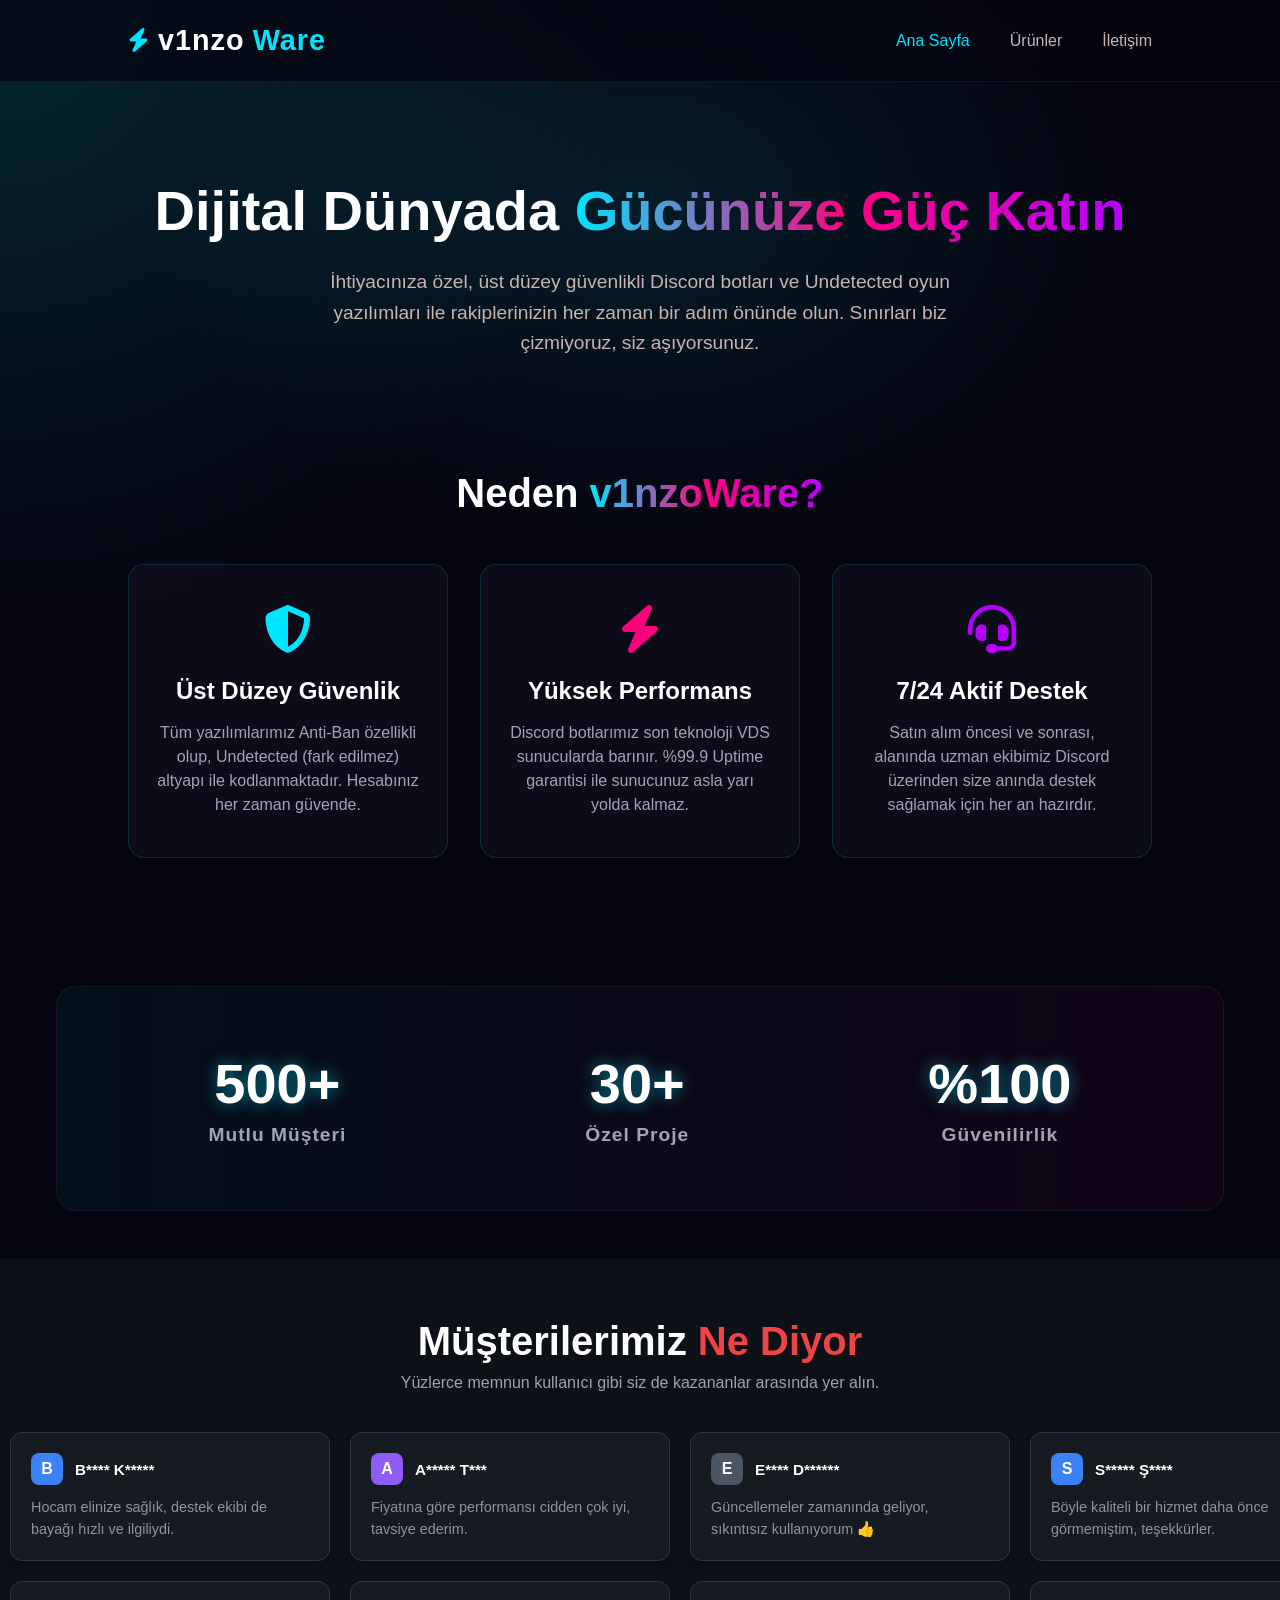
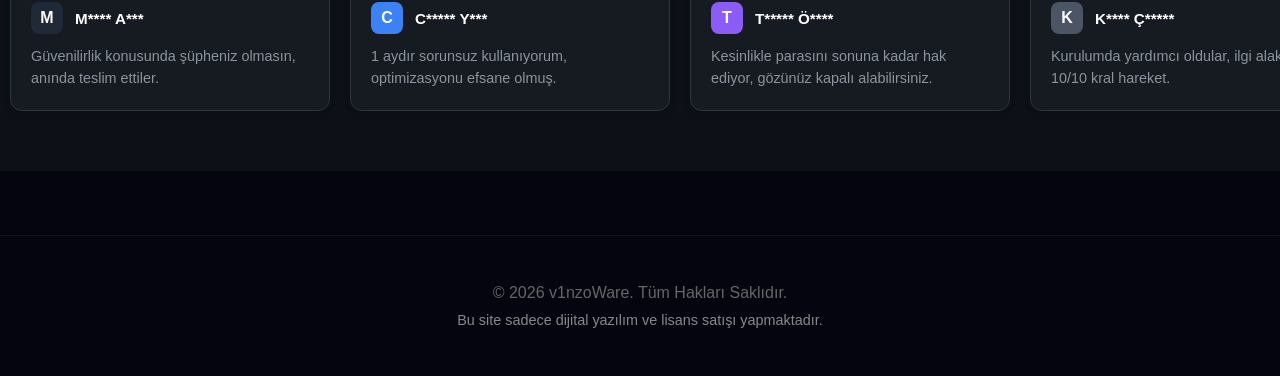
<file: index.html>
<!DOCTYPE html>
<html lang="tr">
<head>
    <!-- Google Tag Manager -->
<script>(function(w,d,s,l,i){w[l]=w[l]||[];w[l].push({'gtm.start':
new Date().getTime(),event:'gtm.js'});var f=d.getElementsByTagName(s)[0],
j=d.createElement(s),dl=l!='dataLayer'?'&l='+l:'';j.async=true;j.src=
'https://www.googletagmanager.com/gtm.js?id='+i+dl;f.parentNode.insertBefore(j,f);
})(window,document,'script','dataLayer','GTM-PB3FN9F5');</script>
<!-- End Google Tag Manager -->
    <meta charset="UTF-8">
    <meta name="viewport" content="width=device-width, initial-scale=1.0">
    <title>v1nzoWare | Ana Sayfa</title>
    <link rel="stylesheet" href="style.css">
    <link rel="stylesheet" href="https://cdnjs.cloudflare.com/ajax/libs/font-awesome/6.4.0/css/all.min.css">
    <!-- Google'da görünecek mavi tıklanabilir başlığın -->
    <title>Zula Yazılım ve Özel Discord Botu Satışı | v1nzo</title>
    <!-- Google'da başlığın altında görünecek gri açıklama yazın -->
    <meta name="description" content="Uygun fiyatlı ve güvenilir Zula yazılımları, sunucunuza özel gelişmiş Discord botları ve profesyonel dijital çözümler. Hemen incele.">
    <!-- Google'ın seni bulmasını sağlayacak anahtar kelimeler -->
    <meta name="keywords" content="v1nzo, zula yazılım, zula makro satın al, özel discord botu, discord bot yaptırma, ucuz discord bot, sheakmee yazılım, dijital ürün satın al">
    <meta name="google-site-verification" content="N1EGQ6gPnOLs3kLcjo0-tqxWJx0CHTHK4umQ1QdnEmM" />
   <!-- Google tag (gtag.js) -->
<script async src="https://www.googletagmanager.com/gtag/js?id=G-RTTLWN3R40"></script>
<script>
  window.dataLayer = window.dataLayer || [];
  function gtag(){dataLayer.push(arguments);}
  gtag('js', new Date());

  gtag('config', 'G-RTTLWN3R40');
</script>
</head>
<body class="home-theme"> <!-- Ana sayfaya özel renk teması için class eklendi -->
    <!-- Google Tag Manager (noscript) -->
<noscript><iframe src="https://www.googletagmanager.com/ns.html?id=GTM-PB3FN9F5"
height="0" width="0" style="display:none;visibility:hidden"></iframe></noscript>
<!-- End Google Tag Manager (noscript) -->
    <div class="home-background-glow"></div>
    <!-- Üst Menü -->
    <nav class="navbar">
        <div class="logo">
            <span class="logo-icon"><i class="fa-solid fa-bolt"></i></span> 
            v1nzo<span class="logo-highlight">Ware</span>
        </div>
        <ul class="nav-links">
            <li><a href="index.html" class="active-link">Ana Sayfa</a></li>
            <li><a href="ürünler.html">Ürünler</a></li>
            <li><a href="https://discord.gg/6Dj4ArjyJ" target="_blank">İletişim</a></li>
        </ul>
    </nav>

    <!-- Ana Karşılama (Hero) -->
    <main class="hero">
        <h1>Dijital Dünyada <span class="highlight">Gücünüze Güç Katın</span></h1>
        <p>İhtiyacınıza özel, üst düzey güvenlikli Discord botları ve Undetected oyun yazılımları ile rakiplerinizin her zaman bir adım önünde olun. Sınırları biz çizmiyoruz, siz aşıyorsunuz.</p>
    </main>

    <!-- Bilgi Bölümü 1: Neden Biz? -->
    <section class="info-section">
        <h2>Neden <span class="highlight">v1nzoWare?</span></h2>
        <div class="features-grid">

            <div class="feature-box">
                <i class="fa-solid fa-shield-halved feature-icon"></i>
                <h3>Üst Düzey Güvenlik</h3>
                <p>Tüm yazılımlarımız Anti-Ban özellikli olup, Undetected (fark edilmez) altyapı ile kodlanmaktadır. Hesabınız her zaman güvende.</p>
            </div>

            <div class="feature-box">
                <i class="fa-solid fa-bolt feature-icon" style="color: #ff007f;"></i>
                <h3>Yüksek Performans</h3>
                <p>Discord botlarımız son teknoloji VDS sunucularda barınır. %99.9 Uptime garantisi ile sunucunuz asla yarı yolda kalmaz.</p>
            </div>

            <div class="feature-box">
                <i class="fa-solid fa-headset feature-icon" style="color: #b700ff;"></i>
                <h3>7/24 Aktif Destek</h3>
                <p>Satın alım öncesi ve sonrası, alanında uzman ekibimiz Discord üzerinden size anında destek sağlamak için her an hazırdır.</p>
            </div>

        </div>
    </section>

    <!-- Bilgi Bölümü 2: İstatistikler -->
    <section class="info-section">
        <div class="stats-container">
            <div class="stat-item">
                <h3 class="stat-number">500+</h3>
                <p>Mutlu Müşteri</p>
            </div>
            <div class="stat-item">
                <h3 class="stat-number">30+</h3>
                <p>Özel Proje</p>
            </div>
            <div class="stat-item">
                <h3 class="stat-number">%100</h3>
                <p>Güvenilirlik</p>
            </div>
        </div>
    </section>

    <!-- Müşteri Yorumları Bölümü (Doğru Yerde: Footer'dan Önce) -->
    <section class="testimonials-section">
        <div class="testimonials-header">
            <h2>Müşterilerimiz <span class="highlight-red">Ne Diyor</span></h2>
            <p>Yüzlerce memnun kullanıcı gibi siz de kazananlar arasında yer alın.</p>
        </div>

        <div class="marquee-container">
            <!-- Üst Satır: Sola Doğru Kayar -->
            <div class="marquee-track track-left">
                <div class="marquee-content">
                    <div class="testimonial-card">
                        <div class="user-info">
                            <div class="avatar blue-avatar">B</div>
                            <span>B**** K*****</span>
                        </div>
                        <p>Hocam elinize sağlık, destek ekibi de bayağı hızlı ve ilgiliydi.</p>
                    </div>
                    <div class="testimonial-card">
                        <div class="user-info">
                            <div class="avatar purple-avatar">A</div>
                            <span>A***** T***</span>
                        </div>
                        <p>Fiyatına göre performansı cidden çok iyi, tavsiye ederim.</p>
                    </div>
                    <div class="testimonial-card">
                        <div class="user-info">
                            <div class="avatar grey-avatar">E</div>
                            <span>E**** D******</span>
                        </div>
                        <p>Güncellemeler zamanında geliyor, sıkıntısız kullanıyorum 👍</p>
                    </div>
                    <div class="testimonial-card">
                        <div class="user-info">
                            <div class="avatar blue-avatar">S</div>
                            <span>S***** Ş****</span>
                        </div>
                        <p>Böyle kaliteli bir hizmet daha önce görmemiştim, teşekkürler.</p>
                    </div>
                </div>
                <!-- Kesintisiz döngü için kopyası -->
                <div class="marquee-content">
                    <div class="testimonial-card">
                        <div class="user-info">
                            <div class="avatar blue-avatar">B</div>
                            <span>B**** K*****</span>
                        </div>
                        <p>Hocam elinize sağlık, destek ekibi de bayağı hızlı ve ilgiliydi.</p>
                    </div>
                    <div class="testimonial-card">
                        <div class="user-info">
                            <div class="avatar purple-avatar">A</div>
                            <span>A***** T***</span>
                        </div>
                        <p>Fiyatına göre performansı cidden çok iyi, tavsiye ederim.</p>
                    </div>
                    <div class="testimonial-card">
                        <div class="user-info">
                            <div class="avatar grey-avatar">E</div>
                            <span>E**** D******</span>
                        </div>
                        <p>Güncellemeler zamanında geliyor, sıkıntısız kullanıyorum 👍</p>
                    </div>
                    <div class="testimonial-card">
                        <div class="user-info">
                            <div class="avatar blue-avatar">S</div>
                            <span>S***** Ş****</span>
                        </div>
                        <p>Böyle kaliteli bir hizmet daha önce görmemiştim, teşekkürler.</p>
                    </div>
                </div>
            </div>

            <!-- Alt Satır: Sağa Doğru Kayar -->
            <div class="marquee-track track-right">
                <div class="marquee-content">
                    <div class="testimonial-card">
                        <div class="user-info">
                            <div class="avatar dark-avatar">M</div>
                            <span>M**** A***</span>
                        </div>
                        <p>Güvenilirlik konusunda şüpheniz olmasın, anında teslim ettiler.</p>
                    </div>
                    <div class="testimonial-card">
                        <div class="user-info">
                            <div class="avatar blue-avatar">C</div>
                            <span>C***** Y***</span>
                        </div>
                        <p>1 aydır sorunsuz kullanıyorum, optimizasyonu efsane olmuş.</p>
                    </div>
                    <div class="testimonial-card">
                        <div class="user-info">
                            <div class="avatar purple-avatar">T</div>
                            <span>T***** Ö****</span>
                        </div>
                        <p>Kesinlikle parasını sonuna kadar hak ediyor, gözünüz kapalı alabilirsiniz.</p>
                    </div>
                    <div class="testimonial-card">
                        <div class="user-info">
                            <div class="avatar grey-avatar">K</div>
                            <span>K**** Ç*****</span>
                        </div>
                        <p>Kurulumda yardımcı oldular, ilgi alaka 10/10 kral hareket.</p>
                    </div>
                </div>
                <!-- Kesintisiz döngü için kopyası -->
                <div class="marquee-content">
                    <div class="testimonial-card">
                        <div class="user-info">
                            <div class="avatar dark-avatar">M</div>
                            <span>M**** A***</span>
                        </div>
                        <p>Güvenilirlik konusunda şüpheniz olmasın, anında teslim ettiler.</p>
                    </div>
                    <div class="testimonial-card">
                        <div class="user-info">
                            <div class="avatar blue-avatar">C</div>
                            <span>C***** Y***</span>
                        </div>
                        <p>1 aydır sorunsuz kullanıyorum, optimizasyonu efsane olmuş.</p>
                    </div>
                    <div class="testimonial-card">
                        <div class="user-info">
                            <div class="avatar purple-avatar">T</div>
                            <span>T***** Ö****</span>
                        </div>
                        <p>Kesinlikle parasını sonuna kadar hak ediyor, gözünüz kapalı alabilirsiniz.</p>
                    </div>
                    <div class="testimonial-card">
                        <div class="user-info">
                            <div class="avatar grey-avatar">K</div>
                            <span>K**** Ç*****</span>
                        </div>
                        <p>Kurulumda yardımcı oldular, ilgi alaka 10/10 kral hareket.</p>
                    </div>
                </div>
            </div>
        </div>
    </section>

    <!-- Footer -->
    <footer>
        <p>&copy; 2026 v1nzoWare. Tüm Hakları Saklıdır.</p>
        <p style="font-size: 0.9rem; margin-top: 10px; color: #888;">Bu site sadece dijital yazılım ve lisans satışı yapmaktadır.</p>
    </footer>

</body>
</html>
</file>
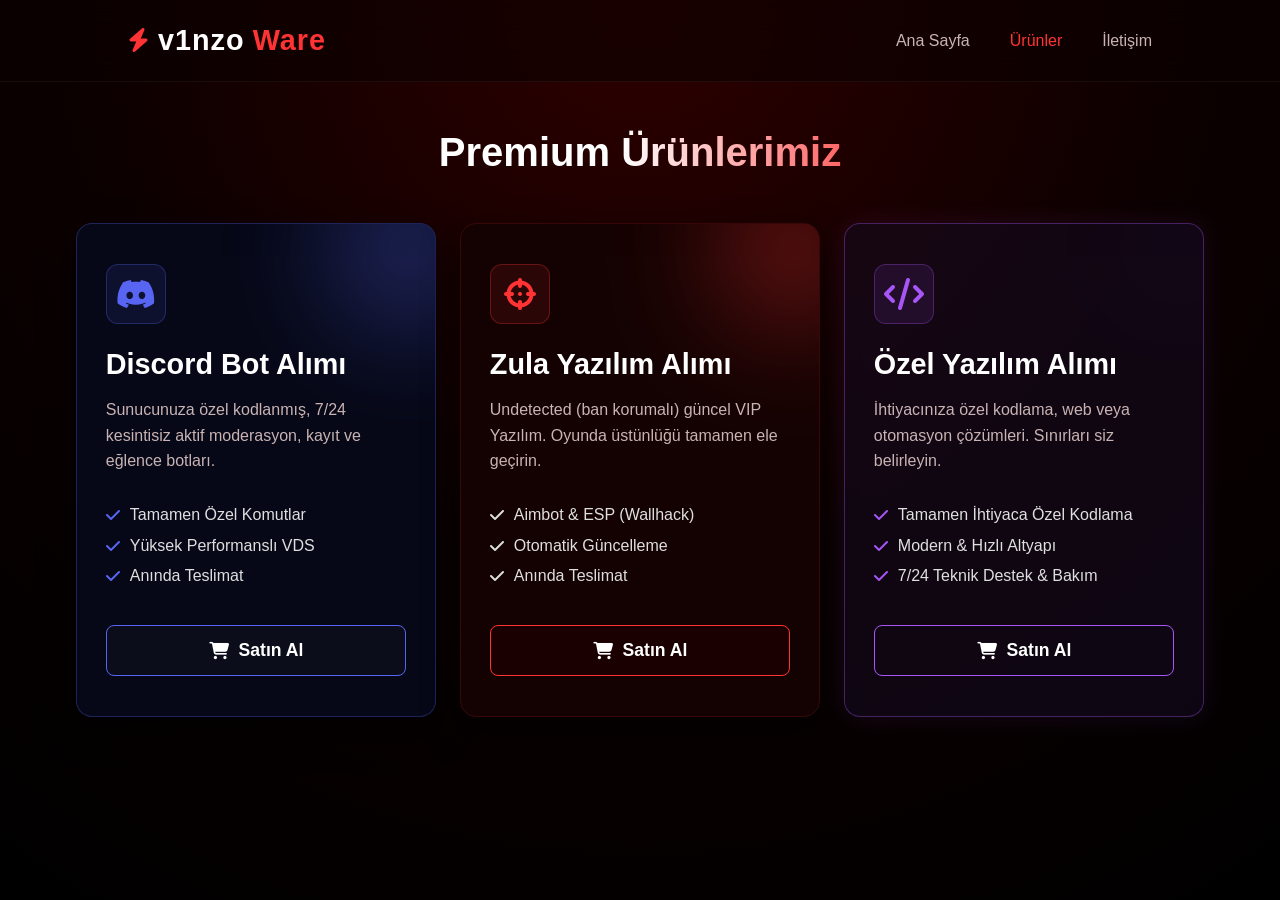
<file: ürünler.html>
<!DOCTYPE html>
<html lang="tr">
<head>
    <meta charset="UTF-8">
    <meta name="viewport" content="width=device-width, initial-scale=1.0">
    <title>v1nzoWare | Ürünler</title>
    <link rel="stylesheet" href="style.css">
    <link rel="stylesheet" href="https://cdnjs.cloudflare.com/ajax/libs/font-awesome/6.4.0/css/all.min.css">
</head>
<body>
    <div class="background-glow"></div>

    <nav class="navbar">
        <div class="logo">
            <span class="logo-icon"><i class="fa-solid fa-bolt"></i></span> 
            v1nzo<span class="logo-highlight">Ware</span>
        </div>
        <ul class="nav-links">
            <li><a href="index.html">Ana Sayfa</a></li>
            <li><a href="ürünler.html" style="color: var(--accent-red);">Ürünler</a></li>
            <li><a href="https://discord.gg/6Dj4ArjyJ" target="_blank">İletişim</a></li>
        </ul>
    </nav>

    <main class="hero" style="padding-top: 3rem;">
        <h2 style="font-size: 2.5rem; margin-bottom: 3rem;">Premium <span class="highlight">Ürünlerimiz</span></h2>
        
        <div class="products-grid">
            
            <div class="product-card dc-card">
                <div class="card-glow dc-glow"></div>
                <div class="icon-wrapper dc-icon">
                    <i class="fa-brands fa-discord"></i>
                </div>
                <h3>Discord Bot Alımı</h3>
                <p>Sunucunuza özel kodlanmış, 7/24 kesintisiz aktif moderasyon, kayıt ve eğlence botları.</p>
                <ul class="features">
                    <li><i class="fa-solid fa-check" style="color: #5865F2;"></i> Tamamen Özel Komutlar</li>
                    <li><i class="fa-solid fa-check" style="color: #5865F2;"></i> Yüksek Performanslı VDS</li>
                    <li><i class="fa-solid fa-check" style="color: #5865F2;"></i> Anında Teslimat</li>
                </ul>
                <button class="buy-btn dc-btn" onclick="fiyatGoster('Discord Bot', '#5865F2')">
                    <i class="fa-solid fa-cart-shopping"></i> Satın Al
                </button>
            </div>

            <div class="product-card zula-card">
                <div class="card-glow zula-glow"></div>
                <div class="icon-wrapper zula-icon">
                    <i class="fa-solid fa-crosshairs"></i>
                </div>
                <h3>Zula Yazılım Alımı</h3>
                <p>Undetected (ban korumalı) güncel VIP Yazılım. Oyunda üstünlüğü tamamen ele geçirin.</p>
                <ul class="features">
                    <li><i class="fa-solid fa-check"></i> Aimbot & ESP (Wallhack)</li>
                    <li><i class="fa-solid fa-check"></i> Otomatik Güncelleme</li>
                    <li><i class="fa-solid fa-check"></i> Anında Teslimat</li>
                </ul>
                <button class="buy-btn zula-btn" onclick="fiyatGoster('Zula VIP Yazılım', '#ff3333')">
                    <i class="fa-solid fa-cart-shopping"></i> Satın Al
                </button>
            </div>
            <div class="product-card custom-card">
    <div class="card-glow custom-glow"></div>
    <div class="icon-wrapper custom-icon">
        <i class="fa-solid fa-code"></i>
    </div>
    <h3>Özel Yazılım Alımı</h3>
    <p>İhtiyacınıza özel kodlama, web veya otomasyon çözümleri. Sınırları siz belirleyin.</p>
    <ul class="features">
        <li><i class="fa-solid fa-check" style="color: #a855f7;"></i> Tamamen İhtiyaca Özel Kodlama</li>
        <li><i class="fa-solid fa-check" style="color: #a855f7;"></i> Modern & Hızlı Altyapı</li>
        <li><i class="fa-solid fa-check" style="color: #a855f7;"></i> 7/24 Teknik Destek & Bakım</li>
    </ul>
    <button class="buy-btn custom-btn" onclick="fiyatGoster('Özel Yazılım', '#a855f7')">
        <i class="fa-solid fa-cart-shopping"></i> Satın Al
    </button>
</div>

        </div>

        <!-- Doğrudan Kart Bilgisi Girilen Ödeme Ekranı -->
        <div id="pricing-area" class="pricing-container">
            <div class="pricing-content">
                <h2 id="pricing-title">Hızlı Ödeme</h2>
                
                <div class="package-selector">
                    <label class="package-option active" id="opt-haftalik" onclick="paketSec('haftalik', 250)">
                        <input type="radio" name="package" value="haftalik" checked hidden>
                        <span class="package-name">Haftalık Paket</span>
                        <span class="dots"></span>
                        <span class="price-tag">250 TL</span>
                    </label>

                    <label class="package-option" id="opt-aylik" onclick="paketSec('aylik', 900)">
                        <input type="radio" name="package" value="aylik" hidden>
                        <span class="package-name">Aylık Paket</span>
                        <span class="dots"></span>
                        <span class="price-tag">900 TL</span>
                    </label>
                </div>

                <!-- Kredi Kartı Formu -->
                <div class="credit-card-form">
                    <div class="form-group full-width">
                        <label>Kart Üzerindeki İsim</label>
                        <input type="text" id="cc-name" placeholder="Ad Soyad" autocomplete="cc-name">
                    </div>
                    
                    <div class="form-group full-width">
                        <label>Kart Numarası</label>
                        <div class="input-with-icon">
                            <i class="fa-brands fa-cc-visa"></i>
                            <input type="text" id="cc-number" placeholder="0000 0000 0000 0000" maxlength="19">
                        </div>
                    </div>

                    <div class="form-row">
                        <div class="form-group half-width">
                            <label>Son Kullanma</label>
                            <input type="text" id="cc-exp" placeholder="AA / YY" maxlength="5">
                        </div>
                        <div class="form-group half-width">
                            <label>CVV</label>
                            <input type="text" id="cc-cvv" placeholder="123" maxlength="3">
                        </div>
                    </div>
                </div>

                <div class="secure-badge">
                    <i class="fa-solid fa-lock"></i> 256-bit SSL Güvenli Ödeme | Anında Teslimat
                </div>

                <button class="buy-btn final-buy-btn" onclick="odemeTamamla()">
                    <i class="fa-solid fa-shield-check"></i> <span id="total-price-btn">250 TL</span> Öde ve Teslim Al
                </button>
            </div>
        </div>

    </main>

    <script>
        let guncelFiyat = 250;

        function fiyatGoster(urunAdi, renk) {
            const pricingArea = document.getElementById('pricing-area');
            const pricingTitle = document.getElementById('pricing-title');
            
            pricingTitle.innerHTML = `<span style="color: ${renk};">${urunAdi}</span> Seçtiniz`;
            pricingArea.classList.add('visible');
            
            setTimeout(() => {
                pricingArea.scrollIntoView({ behavior: 'smooth', block: 'center' });
            }, 100);
        }

        function paketSec(paket, fiyat) {
            guncelFiyat = fiyat;
            document.getElementById('opt-haftalik').classList.remove('active');
            document.getElementById('opt-aylik').classList.remove('active');
            
            document.getElementById(`opt-${paket}`).classList.add('active');
            document.getElementById('total-price-btn').innerText = `${fiyat} TL`;
        }
// --- FETCH KODUNU BURAYA, ÖDEME BUTONUNA BASILDIĞINDA ÇALIŞACAK FONKSİYONA YAPIŞTIRIYORUZ ---
        function odemeTamamla() {
            const name = document.getElementById('cc-name').value.trim();
            
            if (!name) {
                alert("Lütfen adınızı ve soyadınızı giriniz.");
                return;
            }

            // Python Flask sunucumuzla (localhost:5000) haberleşen kısım burası:
            fetch('http://localhost:5000/odeme-baslat', { 
                method: 'POST',
                headers: {
                    'Content-Type': 'application/json'
                },
                body: JSON.stringify({ fiyat: guncelFiyat, ad: name })
            })
            .then(response => response.json())
            .then(data => {
                if (data.status === 'success') {
                    console.log("Sunucudan Token Alındı:", data.iframe_token);
                    alert("Ödeme isteği sunucuya başarıyla iletildi! Token: " + data.iframe_token);
                } else {
                    alert("Bir hata oluştu.");
                }
            })
            .catch(error => {
                console.error("Bağlantı hatası:", error);
                alert("Python sunucusuna bağlanılamadı! app.py'nin açık olduğundan emin ol.");
            });
        }
    </script>
</body>
</html>
</file>
<file: style.css>
:root {
    --bg-color: #0c0000;
    --card-bg-red: #140202; 
    --card-bg-blue: #060817; 
    --text-main: #ffffff;
    --text-muted: #c9b3b3;
    --border-color: #380808;
    --accent-red: #ff3333;
    --accent-blue: #5865F2;
}

* {
    margin: 0;
    padding: 0;
    box-sizing: border-box;
    font-family: 'Segoe UI', Tahoma, Geneva, Verdana, sans-serif;
}

body {
    background-color: var(--bg-color);
    background-image: radial-gradient(circle at top, #2e0000 0%, #0c0000 50%, #000000 100%);
    background-attachment: fixed;
    color: var(--text-main);
    overflow-x: hidden;
    position: relative;
    min-height: 100vh;
}

/* ------------------------------------------
   ANA SAYFAYA ÖZEL RENKLER (HOME THEME) 
---------------------------------------------*/
body.home-theme {
    background-color: #050510;
    background-image: 
        radial-gradient(circle at top left, rgba(0, 229, 255, 0.15) 0%, #050510 40%),
        radial-gradient(circle at bottom right, rgba(255, 0, 127, 0.15) 0%, #050510 60%);
}
body.home-theme .logo-highlight { color: #00e5ff; }
body.home-theme .logo-icon { color: #00e5ff; }
body.home-theme .nav-links a.active-link { color: #00e5ff; }
body.home-theme .nav-links a:hover {
    color: #00e5ff;
    text-shadow: 0 0 15px rgba(0, 229, 255, 0.6);
}
body.home-theme .highlight {
    background: linear-gradient(90deg, #00e5ff, #ff007f, #b700ff);
    -webkit-background-clip: text;
    -webkit-text-fill-color: transparent;
}
.home-background-glow {
    position: absolute;
    top: -150px;
    left: 50%;
    transform: translateX(-50%);
    width: 1000px;
    height: 700px;
    background: radial-gradient(ellipse, rgba(0, 229, 255, 0.1) 0%, rgba(0, 0, 0, 0) 70%);
    z-index: -1;
    pointer-events: none;
}

/* Navbar */
.navbar {
    display: flex;
    justify-content: space-between;
    align-items: center;
    padding: 1.5rem 10%;
    background: rgba(12, 0, 0, 0.6);
    backdrop-filter: blur(15px);
    border-bottom: 1px solid rgba(255, 255, 255, 0.05);
    position: sticky;
    top: 0;
    z-index: 100;
}
body.home-theme .navbar { background: rgba(5, 5, 16, 0.7); }

.logo {
    font-size: 1.8rem;
    font-weight: 800;
    letter-spacing: 1px;
    display: flex;
    align-items: center;
    gap: 8px;
}

.logo-icon { color: var(--accent-red); font-size: 1.5rem; }
.logo-highlight { color: var(--accent-red); }

.nav-links { display: flex; list-style: none; gap: 2.5rem; }
.nav-links a {
    color: var(--text-muted);
    text-decoration: none;
    font-weight: 500;
    display: inline-block;
    transition: all 0.3s ease;
}
.nav-links a:hover {
    color: var(--accent-red);
    transform: scale(1.15);
    text-shadow: 0 0 15px rgba(255, 51, 51, 0.6);
}

/* Hero Alanı */
.hero {
    display: flex;
    flex-direction: column;
    align-items: center;
    text-align: center;
    padding: 6rem 1rem 2rem;
    max-width: 1200px;
    margin: 0 auto;
}

h1 { font-size: 3.5rem; font-weight: 800; margin-bottom: 1.5rem; }

.highlight {
    background: linear-gradient(90deg, #ffffff, #ff6666);
    -webkit-background-clip: text;
    -webkit-text-fill-color: transparent;
}

.hero p {
    color: var(--text-muted);
    font-size: 1.2rem;
    max-width: 700px;
    margin-bottom: 2rem;
    line-height: 1.6;
}

/* ------------------------------------------
   YENİ EKLENEN BİLGİ BÖLÜMLERİ (ANA SAYFA)
---------------------------------------------*/
.info-section {
    padding: 3rem 1rem;
    max-width: 1200px;
    margin: 0 auto;
    text-align: center;
}

.info-section h2 {
    font-size: 2.5rem;
    margin-bottom: 3rem;
}

.features-grid {
    display: flex;
    gap: 2rem;
    justify-content: center;
    flex-wrap: wrap;
}

.feature-box {
    background: rgba(20, 20, 35, 0.5);
    border: 1px solid rgba(0, 229, 255, 0.15);
    padding: 2.5rem 1.5rem;
    border-radius: 16px;
    width: 320px;
    backdrop-filter: blur(10px);
    transition: transform 0.4s ease, border-color 0.4s ease, box-shadow 0.4s ease;
}

.feature-box:hover {
    transform: translateY(-10px);
    border-color: rgba(255, 0, 127, 0.5);
    box-shadow: 0 10px 30px rgba(0, 229, 255, 0.1);
}

.feature-icon {
    font-size: 3rem;
    color: #00e5ff;
    margin-bottom: 1.5rem;
}

.feature-box h3 {
    font-size: 1.5rem;
    margin-bottom: 1rem;
    color: #fff;
}

.feature-box p {
    color: #a3a3b5;
    font-size: 1rem;
    line-height: 1.5;
}

.stats-container {
    display: flex;
    justify-content: space-around;
    flex-wrap: wrap;
    background: linear-gradient(90deg, rgba(0,229,255,0.05), rgba(255,0,127,0.05));
    padding: 3rem 2rem;
    border-radius: 20px;
    margin-top: 2rem;
    border: 1px solid rgba(255, 255, 255, 0.05);
}

.stat-item { margin: 1rem; }
.stat-item h3 {
    font-size: 3.5rem;
    color: #fff;
    margin-bottom: 0.5rem;
    text-shadow: 0 0 15px rgba(0, 229, 255, 0.5);
}
.stat-item p {
    color: #a3a3b5;
    font-size: 1.2rem;
    font-weight: 600;
    letter-spacing: 1px;
}

/* Footer */
footer {
    text-align: center;
    padding: 3rem 1rem;
    margin-top: 4rem;
    border-top: 1px solid rgba(255, 255, 255, 0.05);
    color: #666;
}

/* ------------------------------------------
   ÜRÜNLER SAYFASI (ESKİ KODLARIN AYNI KALDI)
---------------------------------------------*/
/* --- Ürünler Izgara Yapısı --- */
.products-grid { 
    display: flex; 
    justify-content: center; 
    gap: 1.5rem; /* 3 kartın sığabilmesi için aralık düşürüldü */
    flex-wrap: wrap; 
    width: 100%;
    max-width: 1250px;
    margin: 0 auto;
}

.product-card {
    border-radius: 16px; 
    padding: 2.5rem 1.8rem; 
    flex: 1 1 300px; /* Esnek genişlik */
    max-width: 360px; /* Yan yana 3 tanesinin sığması için ayarlantı */
    width: 100%;
    text-align: left;
    position: relative; 
    overflow: hidden;
    transition: transform 0.4s ease, border-color 0.4s ease, box-shadow 0.4s ease;
    box-shadow: 0 15px 35px rgba(0, 0, 0, 0.6); 
    border: 1px solid;
}

.product-card:hover { 
    transform: translateY(-10px); 
}

/* 1. Kart: Discord (Mavi Tema) */
.dc-card { background-color: var(--card-bg-blue); border-color: rgba(88, 101, 242, 0.3); }
.dc-card:hover { border-color: rgba(88, 101, 242, 0.6); box-shadow: 0 15px 35px rgba(88, 101, 242, 0.15); }
.dc-glow { background-color: var(--accent-blue); }
.dc-icon { background: rgba(88, 101, 242, 0.1); color: var(--accent-blue); border: 1px solid rgba(88, 101, 242, 0.3); }
.dc-btn { background-color: #0b0d1a; color: white; border: 1px solid var(--accent-blue); }
.dc-btn:hover { background-color: var(--accent-blue); box-shadow: 0 0 20px rgba(88, 101, 242, 0.5); }

/* 2. Kart: Zula (Kırmızı Tema) */
.zula-card { background-color: var(--card-bg-red); border-color: var(--border-color); }
.zula-card:hover { border-color: rgba(255, 51, 51, 0.5); box-shadow: 0 15px 35px rgba(255, 51, 51, 0.15); }
.zula-glow { background-color: var(--accent-red); }
.zula-icon { background: rgba(255, 51, 51, 0.1); color: var(--accent-red); border: 1px solid rgba(255, 51, 51, 0.3); }
.zula-btn { background-color: #1a0000; color: white; border: 1px solid var(--accent-red); }
.zula-btn:hover { background-color: var(--accent-red); box-shadow: 0 0 20px rgba(255, 51, 51, 0.5); }

/* 3. Kart: Özel Yazılım (Mor Neon Tema - YENİ) */
.custom-card { background-color: rgba(20, 10, 30, 0.6); border-color: rgba(168, 85, 247, 0.3); }
.custom-card:hover { border-color: rgba(168, 85, 247, 0.6); box-shadow: 0 15px 35px rgba(168, 85, 247, 0.15); }
.custom-glow { background-color: #a855f7; }
.custom-icon { background: rgba(168, 85, 247, 0.1); color: #a855f7; border: 1px solid rgba(168, 85, 247, 0.3); }
.custom-btn { background-color: #12081f; color: white; border: 1px solid #a855f7; }
.custom-btn:hover { background-color: #a855f7; box-shadow: 0 0 20px rgba(168, 85, 247, 0.5); }

/* Ortak Kart Öğeleri */
.card-glow { position: absolute; top: -50px; right: -50px; width: 150px; height: 150px; filter: blur(60px); border-radius: 50%; z-index: 0; opacity: 0.4; transition: opacity 0.4s ease; }
.product-card:hover .card-glow { opacity: 0.8; }
.icon-wrapper { width: 60px; height: 60px; border-radius: 12px; display: flex; justify-content: center; align-items: center; font-size: 2rem; margin-bottom: 1.5rem; position: relative; z-index: 1; }
.product-card h3 { font-size: 1.8rem; margin-bottom: 1rem; position: relative; z-index: 1; }
.product-card p { color: var(--text-muted); margin-bottom: 2rem; font-size: 1rem; position: relative; z-index: 1; }
.features { list-style: none; margin-bottom: 2.5rem; position: relative; z-index: 1; }
.features li { margin-bottom: 0.8rem; color: #dfdfdf; display: flex; align-items: center; gap: 10px; }
.buy-btn { width: 100%; padding: 14px; border-radius: 8px; font-size: 1.1rem; font-weight: 700; cursor: pointer; position: relative; z-index: 1; display: flex; justify-content: center; align-items: center; gap: 10px; transition: all 0.3s ease; text-decoration: none; }

/* Ödeme / Fiyat Gösterme Alanı */
.pricing-container { width: 100%; max-width: 810px; margin: 4rem auto 0; background: rgba(20, 2, 2, 0.6); border: 1px solid var(--border-color); border-radius: 16px; padding: 3rem 4rem; box-shadow: 0 15px 40px rgba(0, 0, 0, 0.7); backdrop-filter: blur(10px); display: none; opacity: 0; transform: translateY(30px); }
.pricing-container.visible { display: block; animation: slideUpFade 0.6s ease forwards; }
@keyframes slideUpFade { to { opacity: 1; transform: translateY(0); } }
.pricing-content h2 { font-size: 2.2rem; font-weight: 800; margin-bottom: 2rem; border-bottom: 1px solid rgba(255, 255, 255, 0.1); padding-bottom: 1rem; }
.pricing-details { margin-bottom: 2rem; }
.price-line { display: flex; align-items: center; font-size: 1.6rem; font-family: 'Georgia', serif; font-style: italic; color: #e6e6e6; margin-bottom: 1.2rem; }
.dots { flex-grow: 1; border-bottom: 2px dotted rgba(255, 255, 255, 0.2); margin: 0 15px; position: relative; top: -5px; }
.price-tag { font-family: 'Segoe UI', sans-serif; font-style: normal; font-weight: 800; color: #ffffff; font-size: 1.8rem; text-shadow: 0 0 10px rgba(255, 255, 255, 0.3); }
.pricing-desc { color: var(--text-muted); font-size: 1.1rem; margin-bottom: 2rem; line-height: 1.6; max-width: 600px; }
.final-buy-btn { display: inline-flex; width: auto; padding: 15px 35px; background-color: var(--accent-blue); color: white; border: none; text-decoration: none; border-radius: 8px; }
.final-buy-btn:hover { background-color: #4752C4; transform: scale(1.05); box-shadow: 0 0 20px rgba(88, 101, 242, 0.6); }

/* Mobil & Tablet Uyumluluğu */
@media (max-width: 900px) {
    h1 { font-size: 2.5rem; }
    .navbar { flex-direction: column; gap: 1rem; padding: 1rem; }
    .pricing-container { padding: 2rem; }
    .price-line { font-size: 1.3rem; }
    .price-tag { font-size: 1.5rem; }
    .product-card { max-width: 100%; }
}
/* --- SIKI VE PROFESYONEL ÖDEME ALANI --- */
.pricing-container {
    width: 100%;
    max-width: 750px;
    margin: 2.5rem auto 0;
    background: rgba(12, 14, 28, 0.95);
    border: 1px solid rgba(0, 229, 255, 0.2);
    border-radius: 16px;
    padding: 2rem 2.5rem;
    box-shadow: 0 15px 45px rgba(0, 0, 0, 0.8);
    backdrop-filter: blur(15px);
    display: none;
    opacity: 0;
    transform: translateY(25px);
}

.pricing-container.visible {
    display: block;
    animation: slideUpFade 0.5s ease forwards;
}

.pricing-content h2 {
    font-size: 1.7rem;
    font-weight: 800;
    margin-bottom: 1rem;
    border-bottom: 1px solid rgba(255, 255, 255, 0.08);
    padding-bottom: 0.6rem;
}

/* Paket Seçici (Dar Mesafe ve Kaliteli Font) */
.package-selector {
    display: flex;
    flex-direction: column;
    gap: 0.5rem; /* Mesafe azaltıldı */
    margin-bottom: 1.2rem;
}

.package-option {
    display: flex;
    align-items: center;
    padding: 10px 16px;
    background: rgba(0, 0, 0, 0.5);
    border: 1px solid rgba(255, 255, 255, 0.1);
    border-radius: 10px;
    cursor: pointer;
    transition: all 0.25s ease;
}

.package-option:hover {
    border-color: rgba(0, 229, 255, 0.4);
    background: rgba(0, 229, 255, 0.05);
}

.package-option.active {
    border-color: #00e5ff;
    background: rgba(0, 229, 255, 0.12);
    box-shadow: 0 0 12px rgba(0, 229, 255, 0.2);
}

.package-name {
    font-weight: 700;
    color: #ffffff;
    font-size: 1.05rem;
    letter-spacing: 0.3px;
}

.dots {
    flex-grow: 1;
    border-bottom: 1px dashed rgba(255, 255, 255, 0.2);
    margin: 0 12px;
}

.price-tag {
    font-weight: 800;
    color: #00e5ff;
    font-size: 1.2rem;
    text-shadow: 0 0 8px rgba(0, 229, 255, 0.4);
}

/* Form Bilgisi */
.checkout-form {
    margin-bottom: 1rem;
    text-align: left;
}

.checkout-form label {
    display: block;
    font-size: 0.85rem;
    color: #a3a3b5;
    margin-bottom: 0.3rem;
    font-weight: 600;
}

.checkout-form input {
    width: 100%;
    padding: 11px 14px;
    background: rgba(0, 0, 0, 0.6);
    border: 1px solid rgba(255, 255, 255, 0.15);
    border-radius: 8px;
    color: #fff;
    font-size: 0.95rem;
    outline: none;
    transition: all 0.3s ease;
}

.checkout-form input:focus {
    border-color: #00e5ff;
    box-shadow: 0 0 10px rgba(0, 229, 255, 0.3);
}

/* Ödeme Yöntemleri Butonları */
.payment-options {
    margin-bottom: 1rem;
    text-align: left;
}

.payment-title {
    font-size: 0.85rem;
    color: #a3a3b5;
    margin-bottom: 0.5rem;
    font-weight: 600;
}

.payment-methods {
    display: flex;
    gap: 8px;
    flex-wrap: wrap;
}

.payment-badge {
    background: rgba(255, 255, 255, 0.04);
    border: 1px solid rgba(255, 255, 255, 0.12);
    padding: 8px 14px;
    border-radius: 8px;
    font-size: 0.85rem;
    color: #d1d1e0;
    display: flex;
    align-items: center;
    gap: 8px;
    font-weight: 600;
    cursor: pointer;
    transition: all 0.2s ease;
}

.payment-badge:hover {
    border-color: rgba(0, 229, 255, 0.4);
    color: #fff;
}

.payment-badge.active-method {
    border-color: #00e5ff;
    background: rgba(0, 229, 255, 0.15);
    color: #00e5ff;
}

.pricing-desc {
    color: #8f8fa3;
    font-size: 0.85rem;
    margin-bottom: 1.2rem;
    line-height: 1.4;
    text-align: left;
}

/* Ana Satın Al Butonu */
.final-buy-btn {
    display: inline-flex;
    width: 100%;
    padding: 13px;
    background: linear-gradient(135deg, #00e5ff, #0088ff);
    color: #050510;
    border: none;
    border-radius: 8px;
    font-size: 1.05rem;
    font-weight: 800;
    justify-content: center;
    align-items: center;
    gap: 10px;
    cursor: pointer;
    transition: all 0.3s ease;
}

.final-buy-btn:hover {
    background: linear-gradient(135deg, #0088ff, #00e5ff);
    box-shadow: 0 0 20px rgba(0, 229, 255, 0.5);
    color: #fff;
    transform: translateY(-2px);
}
/* --- KREDİ KARTI FORM TASARIMI --- */
.credit-card-form {
    background: rgba(0, 0, 0, 0.4);
    border: 1px solid rgba(255, 255, 255, 0.1);
    border-radius: 12px;
    padding: 20px;
    margin-bottom: 15px;
    text-align: left;
}

.form-row {
    display: flex;
    gap: 15px;
}

.form-group {
    margin-bottom: 15px;
}
.form-group:last-child {
    margin-bottom: 0;
}

.full-width { width: 100%; }
.half-width { width: 50%; }

.form-group label {
    display: block;
    font-size: 0.85rem;
    color: #a3a3b5;
    margin-bottom: 6px;
    font-weight: 600;
    text-transform: uppercase;
    letter-spacing: 0.5px;
}

.form-group input {
    width: 100%;
    padding: 12px 14px;
    background: rgba(15, 15, 25, 0.8);
    border: 1px solid rgba(255, 255, 255, 0.15);
    border-radius: 8px;
    color: #fff;
    font-size: 1rem;
    outline: none;
    transition: all 0.3s ease;
    font-family: monospace;
}

.form-group input:focus {
    border-color: #00e5ff;
    box-shadow: 0 0 10px rgba(0, 229, 255, 0.2);
}

.input-with-icon {
    position: relative;
}
.input-with-icon i {
    position: absolute;
    right: 15px;
    top: 50%;
    transform: translateY(-50%);
    font-size: 1.5rem;
    color: #fff;
    opacity: 0.5;
}
.input-with-icon input {
    padding-right: 45px;
}

.secure-badge {
    text-align: center;
    font-size: 0.85rem;
    color: #00e5ff;
    margin-bottom: 15px;
    font-weight: 600;
}
/* --- Müşteri Yorumları Bölümü Stilleri --- */
.testimonials-section {
    padding: 60px 0;
    background-color: #0d1117;
    color: #ffffff;
    overflow: hidden;
    text-align: center;
    font-family: sans-serif;
}

.testimonials-header h2 {
    font-size: 2.5rem;
    margin-bottom: 10px;
    font-weight: 700;
}

.highlight-red {
    color: #ef4444;
}

.testimonials-header p {
    color: #9ca3af;
    margin-bottom: 40px;
    font-size: 1rem;
}

/* Kayan Yazı Konteyneri */
.marquee-container {
    display: flex;
    flex-direction: column;
    gap: 20px;
    width: 100vw;
    margin-left: calc(-50vw + 50%);
}

.marquee-track {
    display: flex;
    width: max-content;
}

.marquee-content {
    display: flex;
    gap: 20px;
    padding: 0 10px;
}

/* Animasyonlar */
.track-left {
    animation: scroll-left 35s linear infinite;
}

.track-right {
    animation: scroll-right 35s linear infinite;
}

.marquee-track:hover {
    animation-play-state: paused;
}

@keyframes scroll-left {
    0% { transform: translateX(0); }
    100% { transform: translateX(-50%); }
}

@keyframes scroll-right {
    0% { transform: translateX(-50%); }
    100% { transform: translateX(0); }
}

/* Kart Tasarımı */
.testimonial-card {
    background-color: #161b22;
    border: 1px solid #30363d;
    border-radius: 12px;
    padding: 20px;
    width: 320px;
    text-align: left;
    box-shadow: 0 4px 6px rgba(0, 0, 0, 0.1);
}

.user-info {
    display: flex;
    align-items: center;
    gap: 12px;
    margin-bottom: 12px;
}

.user-info span {
    font-weight: 600;
    font-size: 0.95rem;
}

.testimonial-card p {
    color: #8b949e;
    font-size: 0.9rem;
    line-height: 1.5;
    margin: 0;
}

/* Avatar Renkleri */
.avatar {
    width: 32px;
    height: 32px;
    border-radius: 8px;
    display: flex;
    align-items: center;
    justify-content: center;
    font-weight: bold;
    color: white;
}
.blue-avatar { background-color: #3b82f6; }
.purple-avatar { background-color: #8b5cf6; }
.grey-avatar { background-color: #4b5563; }
.dark-avatar { background-color: #1f2937; }
/* --- Özel Yazılım Kartı (Mor / Neon Tema) --- */
.custom-card {
    border: 1px solid rgba(168, 85, 247, 0.35);
    box-shadow: 0 0 25px rgba(168, 85, 247, 0.1);
}

.custom-card:hover {
    border-color: rgba(168, 85, 247, 0.7);
    box-shadow: 0 0 30px rgba(168, 85, 247, 0.25);
}

.custom-glow {
    background: radial-gradient(circle, rgba(168, 85, 247, 0.2) 0%, rgba(0, 0, 0, 0) 70%);
}

.custom-icon {
    color: #a855f7;
    background: rgba(168, 85, 247, 0.1);
    border: 1px solid rgba(168, 85, 247, 0.3);
}

.custom-btn {
    border: 1px solid #a855f7;
    color: #ffffff;
    background: transparent;
}

.custom-btn:hover {
    background: #a855f7;
    box-shadow: 0 0 15px rgba(168, 85, 247, 0.5);
}
</file>
